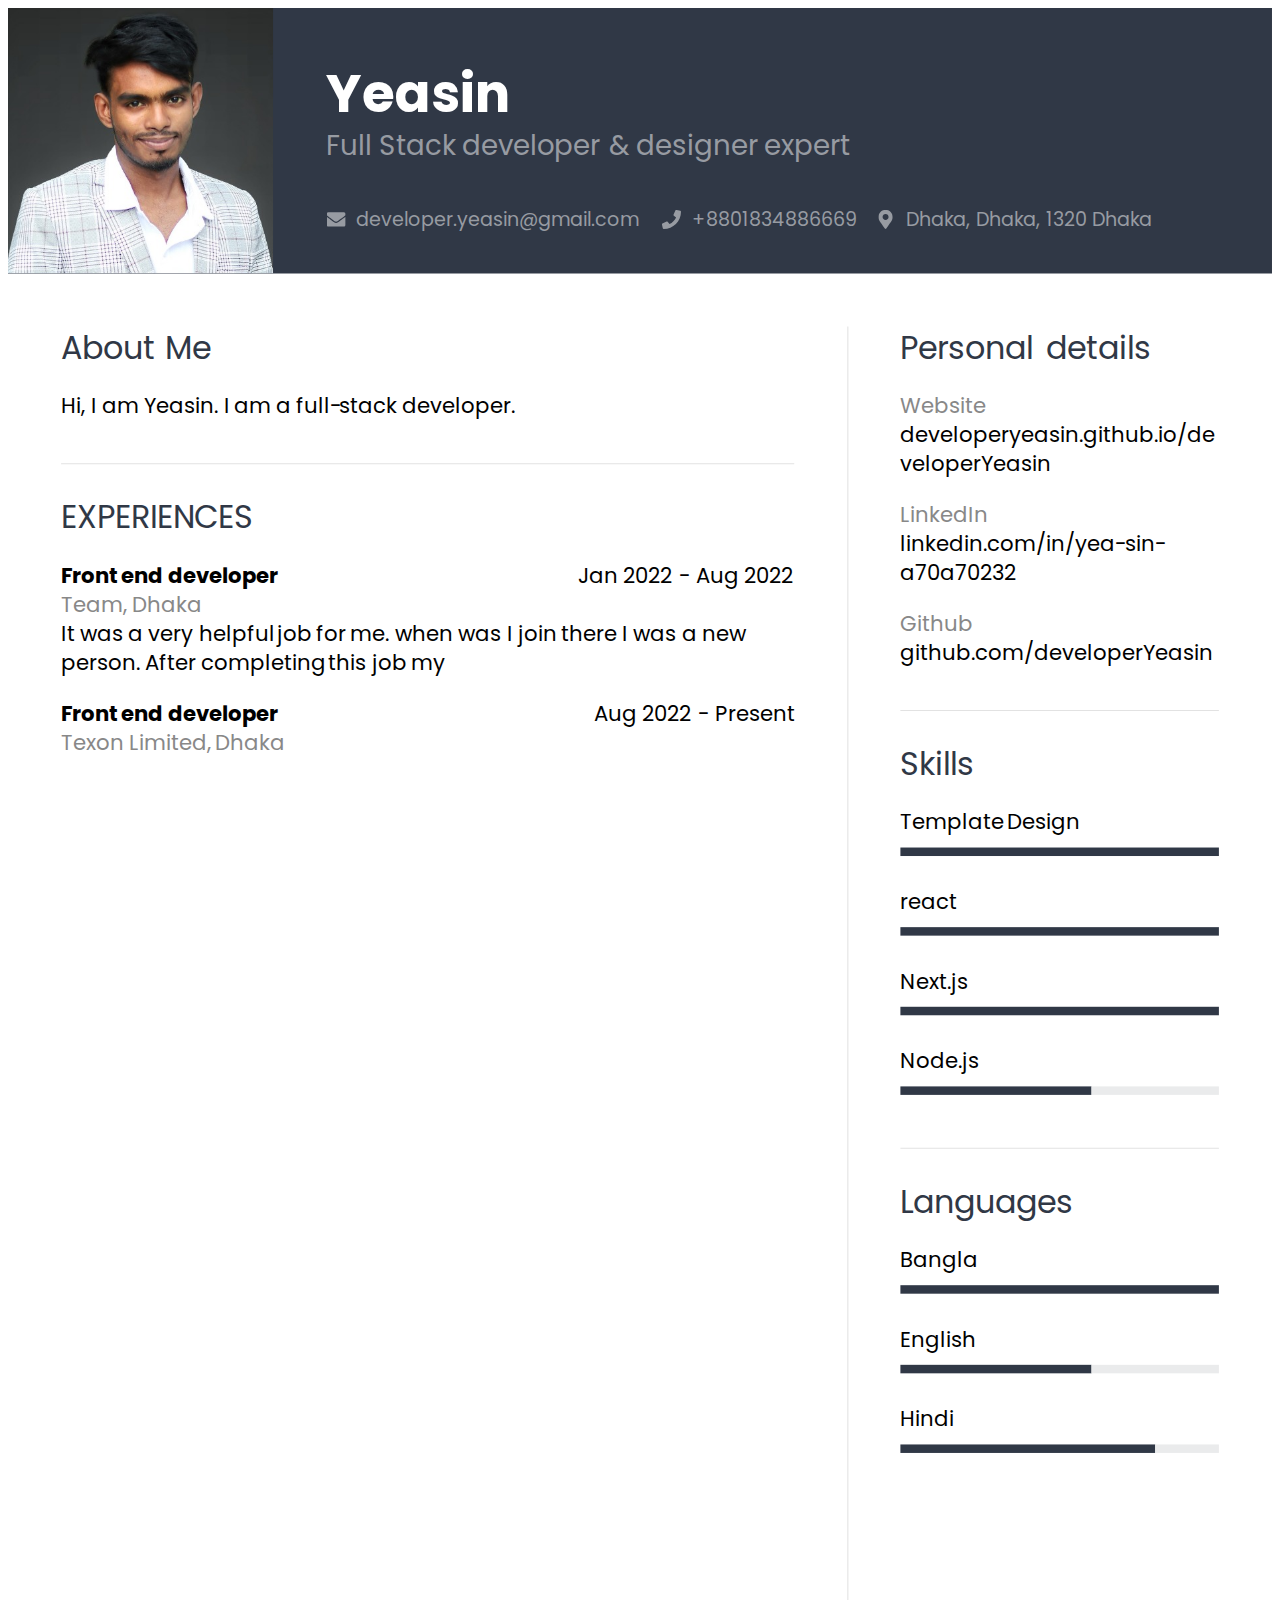
<file: cv.html>
<!DOCTYPE html>
<html lang="en">

<head>
    <meta charset="UTF-8">
    <meta http-equiv="X-UA-Compatible" content="IE=edge">
    <meta name="viewport" content="width=device-width, initial-scale=1.0">
    <title>Document</title>
    <link rel="preconnect" href="https://fonts.googleapis.com">
    <link rel="preconnect" href="https://fonts.gstatic.com" crossorigin>
    <link
        href="https://fonts.googleapis.com/css2?family=Poppins:ital,wght@0,300;0,400;0,500;0,600;0,700;0,800;1,400;1,500;1,600;1,700&display=swap"
        rel="stylesheet">
    <style>
        body {
            font-family: 'Poppins', sans-serif;
        }
    </style>
</head>
<!-- https://www.jobseeker.com/app/resumes/10e38838-c536-4b8f-9bdc-3efcb9b51c68/edit?fullscreenPreview=1 -->

<body>
    <div style="position:relative;">
        <canvas style="position:absolute; left:0; top:0; width:100%; height:100%;"></canvas>
        <svg class="document-preview" style="direction:ltr;" viewBox="0 0 595.28 841.89"
            xmlns="http://www.w3.org/2000/svg">
            <rect width="100%" height="100%" fill="white"></rect>
            <path
                d="M 0,0 L 595.28,0 C 595.28,0,595.28,0,595.28,0 L 595.28,125 C 595.28,125,595.28,125,595.28,125 L 0,125 C 0,125,0,125,0,125 L 0,0 C 0,0,0,0,0,0 Z"
                fill="#303846"></path>
            <clipPath id="e7ae58b6-1499-4e3e-9fdb-17b047719a61">
                <path
                    d="M 0,0 L 125,0 C 125,0,125,0,125,0 L 125,125 C 125,125,125,125,125,125 L 0,125 C 0,125,0,125,0,125 L 0,0 C 0,0,0,0,0,0 Z">
                </path>
            </clipPath>
            <image preserveAspectRatio="xMidYMid slice" x="0" y="0" width="125" height="125"
                xlink:href="[data-uri]"
                image-rendering="optimizeSpeed" clip-path="url(#e7ae58b6-1499-4e3e-9fdb-17b047719a61)"></image><text
                x="150" y="48.9375" style="font: bold 25px Poppins; white-space: pre; letter-spacing: 0px;"
                fill="white">Yeasin</text><text x="150" y="69.0725"
                style="font: normal 13px Poppins; white-space: pre; letter-spacing: 0px;" fill="#979ba2">Full
            </text><text x="174.739" y="69.0725"
                style="font: normal 13px Poppins; white-space: pre; letter-spacing: 0px;" fill="#979ba2">Stack
            </text><text x="213.947" y="69.0725"
                style="font: normal 13px Poppins; white-space: pre; letter-spacing: 0px;" fill="#979ba2">developer
            </text><text x="282.834" y="69.0725"
                style="font: normal 13px Poppins; white-space: pre; letter-spacing: 0px;" fill="#979ba2">&amp;
            </text><text x="295.91200000000003" y="69.0725"
                style="font: normal 13px Poppins; white-space: pre; letter-spacing: 0px;" fill="#979ba2">designer
            </text><text x="356.23199999999997" y="69.0725"
                style="font: normal 13px Poppins; white-space: pre; letter-spacing: 0px;" fill="#979ba2">expert</text>
            <image x="150" y="95.07" width="9" height="9"
                xlink:href="[data-uri]"
                image-rendering="optimizeSpeed"></image><text x="164" y="102.49499999999999"
                style="font: normal 9px Poppins; white-space: pre; letter-spacing: 0px;"
                fill="#979ba2">developer.yeasin@gmail.com</text>
            <image x="307.947" y="95.07" width="9" height="9"
                xlink:href="[data-uri]"
                image-rendering="optimizeSpeed"></image><text x="321.947" y="102.49499999999999"
                style="font: normal 9px Poppins; white-space: pre; letter-spacing: 0px;"
                fill="#979ba2">+8801834886669</text>
            <image x="409.923" y="95.07" width="6.75" height="9"
                xlink:href="[data-uri]"
                image-rendering="optimizeSpeed"></image><text x="422.798" y="102.49499999999999"
                style="font: normal 9px Poppins; white-space: pre; letter-spacing: 0px;" fill="#979ba2">Dhaka,
            </text><text x="455.909" y="102.49499999999999"
                style="font: normal 9px Poppins; white-space: pre; letter-spacing: 0px;" fill="#979ba2">Dhaka,
            </text><text x="489.02" y="102.49499999999999"
                style="font: normal 9px Poppins; white-space: pre; letter-spacing: 0px;" fill="#979ba2">1320
            </text><text x="510.431" y="102.49499999999999"
                style="font: normal 9px Poppins; white-space: pre; letter-spacing: 0px;"
                fill="#979ba2">Dhaka</text><text x="25" y="165.1875"
                style="font: normal 15px Poppins; white-space: pre; letter-spacing: 0px;" fill="#303846">About
            </text><text x="73.91499999999999" y="165.1875"
                style="font: normal 15px Poppins; white-space: pre; letter-spacing: 0px;" fill="#303846">Me</text><text
                x="25" y="190.75" style="font: normal 10px Poppins; white-space: pre; letter-spacing: 0px;"
                fill="black">Hi, </text><text x="39.03" y="190.75"
                style="font: normal 10px Poppins; white-space: pre; letter-spacing: 0px;" fill="black">I </text><text
                x="44.16" y="190.75" style="font: normal 10px Poppins; white-space: pre; letter-spacing: 0px;"
                fill="black">am </text><text x="63.89" y="190.75"
                style="font: normal 10px Poppins; white-space: pre; letter-spacing: 0px;" fill="black">Yeasin.
            </text><text x="101.53999999999999" y="190.75"
                style="font: normal 10px Poppins; white-space: pre; letter-spacing: 0px;" fill="black">I </text><text
                x="106.66999999999999" y="190.75"
                style="font: normal 10px Poppins; white-space: pre; letter-spacing: 0px;" fill="black">am </text><text
                x="126.39999999999999" y="190.75"
                style="font: normal 10px Poppins; white-space: pre; letter-spacing: 0px;" fill="black">a </text><text
                x="135.82999999999998" y="190.75"
                style="font: normal 10px Poppins; white-space: pre; letter-spacing: 0px;" fill="black">full-</text><text
                x="155.95" y="190.75" style="font: normal 10px Poppins; white-space: pre; letter-spacing: 0px;"
                fill="black">stack </text><text x="185.45999999999998" y="190.75"
                style="font: normal 10px Poppins; white-space: pre; letter-spacing: 0px;" fill="black">developer.</text>
            <path
                d="M 25,214.375 L 370.28,214.375 C 370.28,214.375,370.28,214.375,370.28,214.375 L 370.28,214.875 C 370.28,214.875,370.28,214.875,370.28,214.875 L 25,214.875 C 25,214.875,25,214.875,25,214.875 L 25,214.375 C 25,214.375,25,214.375,25,214.375 Z"
                fill="#e2e2e2"></path><text x="25" y="245.0625"
                style="font: normal 15px Poppins; white-space: pre; letter-spacing: 0px;"
                fill="#303846">EXPERIENCES</text><text x="25" y="270.625"
                style="font: bold 10px Poppins; white-space: pre; letter-spacing: 0px;" fill="black">Front </text><text
                x="53.18" y="270.625" style="font: bold 10px Poppins; white-space: pre; letter-spacing: 0px;"
                fill="black">end </text><text x="75.22" y="270.625"
                style="font: bold 10px Poppins; white-space: pre; letter-spacing: 0px;"
                fill="black">developer</text><text x="268.66999999999996" y="270.625"
                style="font: normal 10px Poppins; white-space: pre; letter-spacing: 0px;" fill="black">Jan </text><text
                x="289.79999999999995" y="270.625"
                style="font: normal 10px Poppins; white-space: pre; letter-spacing: 0px;" fill="black">2022 </text><text
                x="315.99999999999994" y="270.625"
                style="font: normal 10px Poppins; white-space: pre; letter-spacing: 0px;" fill="black">-</text><text
                x="321.50999999999993" y="270.625"
                style="font: normal 10px Poppins; white-space: pre; letter-spacing: 0px;" fill="black"> </text><text
                x="324.17999999999995" y="270.625"
                style="font: normal 10px Poppins; white-space: pre; letter-spacing: 0px;" fill="black">Aug </text><text
                x="346.74999999999994" y="270.625"
                style="font: normal 10px Poppins; white-space: pre; letter-spacing: 0px;" fill="black">2022</text><text
                x="25" y="284.375" style="font: normal 10px Poppins; white-space: pre; letter-spacing: 0px;"
                fill="#888888">Team, </text><text x="58.32" y="284.375"
                style="font: normal 10px Poppins; white-space: pre; letter-spacing: 0px;"
                fill="#888888">Dhaka</text><text x="25" y="298.125"
                style="font: normal 10px Poppins; white-space: pre; letter-spacing: 0px;" fill="black">It </text><text
                x="33.769999999999996" y="298.125"
                style="font: normal 10px Poppins; white-space: pre; letter-spacing: 0px;" fill="black">was </text><text
                x="56.620000000000005" y="298.125"
                style="font: normal 10px Poppins; white-space: pre; letter-spacing: 0px;" fill="black">a </text><text
                x="66.05" y="298.125" style="font: normal 10px Poppins; white-space: pre; letter-spacing: 0px;"
                fill="black">very </text><text x="89.89" y="298.125"
                style="font: normal 10px Poppins; white-space: pre; letter-spacing: 0px;" fill="black">helpful
            </text><text x="126.53" y="298.125"
                style="font: normal 10px Poppins; white-space: pre; letter-spacing: 0px;" fill="black">job </text><text
                x="144.84" y="298.125" style="font: normal 10px Poppins; white-space: pre; letter-spacing: 0px;"
                fill="black">for </text><text x="160.93" y="298.125"
                style="font: normal 10px Poppins; white-space: pre; letter-spacing: 0px;" fill="black">me. </text><text
                x="182.2" y="298.125" style="font: normal 10px Poppins; white-space: pre; letter-spacing: 0px;"
                fill="black">when </text><text x="212.07" y="298.125"
                style="font: normal 10px Poppins; white-space: pre; letter-spacing: 0px;" fill="black">was </text><text
                x="234.92" y="298.125" style="font: normal 10px Poppins; white-space: pre; letter-spacing: 0px;"
                fill="black">I </text><text x="240.04999999999998" y="298.125"
                style="font: normal 10px Poppins; white-space: pre; letter-spacing: 0px;" fill="black">join </text><text
                x="260.46" y="298.125" style="font: normal 10px Poppins; white-space: pre; letter-spacing: 0px;"
                fill="black">there </text><text x="289.29999999999995" y="298.125"
                style="font: normal 10px Poppins; white-space: pre; letter-spacing: 0px;" fill="black">I </text><text
                x="294.42999999999995" y="298.125"
                style="font: normal 10px Poppins; white-space: pre; letter-spacing: 0px;" fill="black">was </text><text
                x="317.28" y="298.125" style="font: normal 10px Poppins; white-space: pre; letter-spacing: 0px;"
                fill="black">a </text><text x="326.71" y="298.125"
                style="font: normal 10px Poppins; white-space: pre; letter-spacing: 0px;" fill="black">new</text><text
                x="25" y="311.875" style="font: normal 10px Poppins; white-space: pre; letter-spacing: 0px;"
                fill="black">person. </text><text x="64.48" y="311.875"
                style="font: normal 10px Poppins; white-space: pre; letter-spacing: 0px;" fill="black">After
            </text><text x="90.75" y="311.875" style="font: normal 10px Poppins; white-space: pre; letter-spacing: 0px;"
                fill="black">completing </text><text x="150.87" y="311.875"
                style="font: normal 10px Poppins; white-space: pre; letter-spacing: 0px;" fill="black">this </text><text
                x="171.26" y="311.875" style="font: normal 10px Poppins; white-space: pre; letter-spacing: 0px;"
                fill="black">job </text><text x="189.57" y="311.875"
                style="font: normal 10px Poppins; white-space: pre; letter-spacing: 0px;" fill="black">my </text><text
                x="25" y="335.625" style="font: bold 10px Poppins; white-space: pre; letter-spacing: 0px;"
                fill="black">Front </text><text x="53.18" y="335.625"
                style="font: bold 10px Poppins; white-space: pre; letter-spacing: 0px;" fill="black">end </text><text
                x="75.22" y="335.625" style="font: bold 10px Poppins; white-space: pre; letter-spacing: 0px;"
                fill="black">developer</text><text x="276.15" y="335.625"
                style="font: normal 10px Poppins; white-space: pre; letter-spacing: 0px;" fill="black">Aug </text><text
                x="298.71999999999997" y="335.625"
                style="font: normal 10px Poppins; white-space: pre; letter-spacing: 0px;" fill="black">2022 </text><text
                x="324.91999999999996" y="335.625"
                style="font: normal 10px Poppins; white-space: pre; letter-spacing: 0px;" fill="black">-</text><text
                x="330.42999999999995" y="335.625"
                style="font: normal 10px Poppins; white-space: pre; letter-spacing: 0px;" fill="black"> </text><text
                x="333.09999999999997" y="335.625"
                style="font: normal 10px Poppins; white-space: pre; letter-spacing: 0px;"
                fill="black">Present</text><text x="25" y="349.375"
                style="font: normal 10px Poppins; white-space: pre; letter-spacing: 0px;" fill="#888888">Texon
            </text><text x="56.870000000000005" y="349.375"
                style="font: normal 10px Poppins; white-space: pre; letter-spacing: 0px;" fill="#888888">Limited,
            </text><text x="97.66" y="349.375" style="font: normal 10px Poppins; white-space: pre; letter-spacing: 0px;"
                fill="#888888">Dhaka</text>
            <path
                d="M 395.28,150 L 395.78,150 C 395.78,150,395.78,150,395.78,150 L 395.78,816.89 C 395.78,816.89,395.78,816.89,395.78,816.89 L 395.28,816.89 C 395.28,816.89,395.28,816.89,395.28,816.89 L 395.28,150 C 395.28,150,395.28,150,395.28,150 Z"
                fill="#e2e2e2"></path><text x="420.28" y="165.1875"
                style="font: normal 15px Poppins; white-space: pre; letter-spacing: 0px;" fill="#303846">Personal
            </text><text x="488.72499999999997" y="165.1875"
                style="font: normal 15px Poppins; white-space: pre; letter-spacing: 0px;"
                fill="#303846">details</text><text x="420.28" y="190.75"
                style="font: normal 10px Poppins; white-space: pre; letter-spacing: 0px;"
                fill="#888888">Website</text><text x="420.28" y="204.5"
                style="font: normal 10px Poppins; white-space: pre; letter-spacing: 0px;"
                fill="black">developeryeasin.github.io/de</text><text x="420.28" y="218.25"
                style="font: normal 10px Poppins; white-space: pre; letter-spacing: 0px;"
                fill="black">veloperYeasin</text><text x="420.28" y="242"
                style="font: normal 10px Poppins; white-space: pre; letter-spacing: 0px;"
                fill="#888888">LinkedIn</text><text x="420.28" y="255.75"
                style="font: normal 10px Poppins; white-space: pre; letter-spacing: 0px;"
                fill="black">linkedin.com/in/yea-</text><text x="525.92" y="255.75"
                style="font: normal 10px Poppins; white-space: pre; letter-spacing: 0px;" fill="black">sin-</text><text
                x="420.28" y="269.5" style="font: normal 10px Poppins; white-space: pre; letter-spacing: 0px;"
                fill="black">a70a70232</text><text x="420.28" y="293.25"
                style="font: normal 10px Poppins; white-space: pre; letter-spacing: 0px;"
                fill="#888888">Github</text><text x="420.28" y="307"
                style="font: normal 10px Poppins; white-space: pre; letter-spacing: 0px;"
                fill="black">github.com/developerYeasin</text>
            <path
                d="M 420.28,330.625 L 570.28,330.625 C 570.28,330.625,570.28,330.625,570.28,330.625 L 570.28,331.125 C 570.28,331.125,570.28,331.125,570.28,331.125 L 420.28,331.125 C 420.28,331.125,420.28,331.125,420.28,331.125 L 420.28,330.625 C 420.28,330.625,420.28,330.625,420.28,330.625 Z"
                fill="#e2e2e2"></path><text x="420.28" y="361.3125"
                style="font: normal 15px Poppins; white-space: pre; letter-spacing: 0px;"
                fill="#303846">Skills</text><text x="420.28" y="386.875"
                style="font: normal 10px Poppins; white-space: pre; letter-spacing: 0px;" fill="black">Template
            </text><text x="470.67999999999995" y="386.875"
                style="font: normal 10px Poppins; white-space: pre; letter-spacing: 0px;" fill="black">Design</text>
            <rect x="420.28" y="395.375" width="150" height="4" fill="#303846 "></rect><text x="420.28" y="424.375"
                style="font: normal 10px Poppins; white-space: pre; letter-spacing: 0px;" fill="black">react</text>
            <rect x="420.28" y="432.875" width="150" height="4" fill="#303846 "></rect><text x="420.28" y="461.875"
                style="font: normal 10px Poppins; white-space: pre; letter-spacing: 0px;" fill="black">Next.js</text>
            <rect x="420.28" y="470.375" width="150" height="4" fill="#303846 "></rect><text x="420.28" y="499.375"
                style="font: normal 10px Poppins; white-space: pre; letter-spacing: 0px;" fill="black">Node.js</text>
            <rect x="420.28" y="507.875" width="90" height="4" fill="#303846 "></rect>
            <rect x="510.28" y="507.875" width="60" height="4" fill="#eaebec "></rect>
            <path
                d="M 420.28,536.75 L 570.28,536.75 C 570.28,536.75,570.28,536.75,570.28,536.75 L 570.28,537.25 C 570.28,537.25,570.28,537.25,570.28,537.25 L 420.28,537.25 C 420.28,537.25,420.28,537.25,420.28,537.25 L 420.28,536.75 C 420.28,536.75,420.28,536.75,420.28,536.75 Z"
                fill="#e2e2e2"></path><text x="420.28" y="567.4375"
                style="font: normal 15px Poppins; white-space: pre; letter-spacing: 0px;"
                fill="#303846">Languages</text><text x="420.28" y="593"
                style="font: normal 10px Poppins; white-space: pre; letter-spacing: 0px;" fill="black">Bangla</text>
            <rect x="420.28" y="601.5" width="150" height="4" fill="#303846 "></rect><text x="420.28" y="630.5"
                style="font: normal 10px Poppins; white-space: pre; letter-spacing: 0px;" fill="black">English</text>
            <rect x="420.28" y="639" width="90" height="4" fill="#303846 "></rect>
            <rect x="510.28" y="639" width="60" height="4" fill="#eaebec "></rect><text x="420.28" y="668"
                style="font: normal 10px Poppins; white-space: pre; letter-spacing: 0px;" fill="black">Hindi</text>
            <rect x="420.28" y="676.5" width="120" height="4" fill="#303846 "></rect>
            <rect x="540.28" y="676.5" width="29.999999999999993" height="4" fill="#eaebec "></rect>
        </svg>
    </div>
</body>

</html>
</file>
